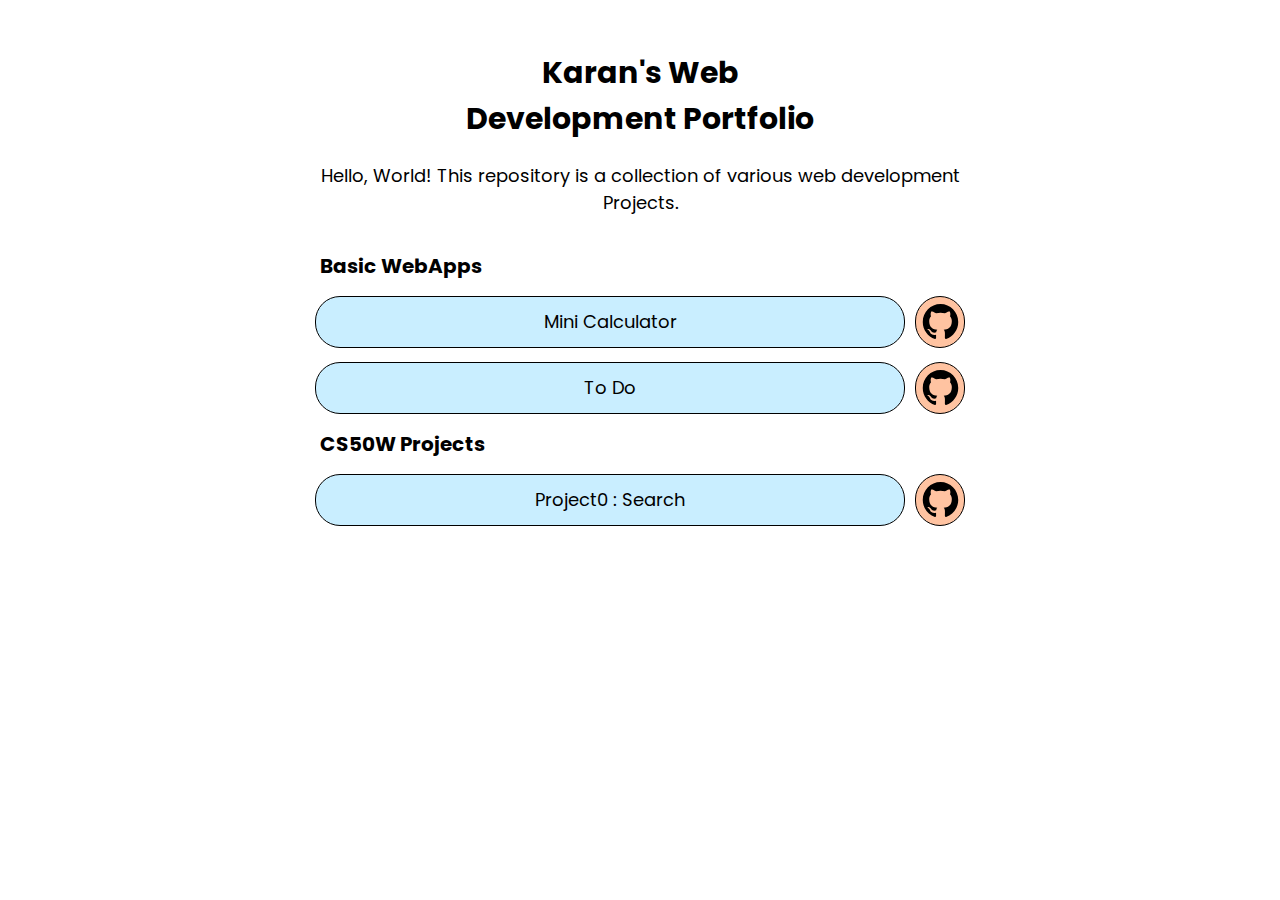
<file: index.html>
<!DOCTYPE html>
<html>
    <head>
        <title>Karan's WebD Portfolio</title>
        <meta name="viewport" content="width=device-width, initial-scale=1.0">
        <link href="https://fonts.googleapis.com/css2?family=Poppins" rel="stylesheet"/>
        <style>

            @media (min-width: 701px) {
                body {
                    width: 650px;
                }
            }
            @media (max-width: 700px) {
                body {
                    padding-left: 25px;
                    padding-right: 25px;
                }
            }

            body {
                text-align: center;
                font-family: "Poppins", sans-serif;
                margin: 0 auto;
            }

            #head {
                margin-top: 50px;
                margin-bottom: 35px;
            }

            #head > h1 {
                font-size: 30px;
            }


            #head > p {
                font-size: 18px;
            }

            .containerHead {
                text-align: left;
                margin: 15px 5px;
                font-size: 20px;
                font-weight: bold;
            }

            .container {
                display: grid;
                
                grid-column-gap: 10px;
                grid-row-gap: 14px;
                grid-template-columns: auto 50px;
                
            }

            .container > a {
                text-decoration: none;
            }

            .Project {
                border: 1px solid black;
                height: 50px;
                border-radius: 25px;

                font-size: 18px;
                line-height: 50px;
                
                background-color: #C9EEFF;

                color: black;
            }
            .Project:hover {
                background-color: #97DEFF;
            }
            .GitHub-Link {
                border: 1px solid black;
                height: 50px;
                border-radius: 25px;
                background-color: #FFC3A1;
            }
            .GitHub-Link:hover {
                background-color: #F0997D;
            }

        </style>
    </head>
    <body>

        <div id="head">
            <h1>
                Karan's Web <br> 
                Development Portfolio
            </h1>
            <p>
                Hello, World! This repository is a collection of various
                web development Projects.
            </p>
        </div>

        <div class="containerHead">
            Basic WebApps 
        </div>

        <div class="container">

            <a href="MiniCalc/index.html">
                <div class="Project">
                    Mini Calculator
                </div>
            </a>
            <a href="https://github.com/thekarananand/WebD_Portfolio/tree/main/MiniCalc">
                <div class="GitHub-Link">
                    <img src="github-mark.svg" alt="Github" width="49px"> 
                </div>
            </a>

            <a href="ToDo/index.html">
                <div class="Project">
                    To Do
                </div>
            </a>
            <a href="https://github.com/thekarananand/WebD_Portfolio/tree/main/ToDo">
                <div class="GitHub-Link">
                    <img src="github-mark.svg" alt="Github" width="49px"> 
                </div>
            </a>

        </div>

        <div class="containerHead">
            CS50W Projects
        </div>

        <div class="container">

            <a href="https://thekarananand.github.io/cs50_web_2020/Project0_search/">
                <div class="Project">
                    Project0 : Search
                </div>
            </a>
            <a href="https://github.com/thekarananand/cs50_web_2020/tree/main/Project0_search">
                <div class="GitHub-Link">
                    <img src="github-mark.svg" alt="Github" width="49px"> 
                </div>
            </a>


        </div>
        
    </body>
</html>
</file>
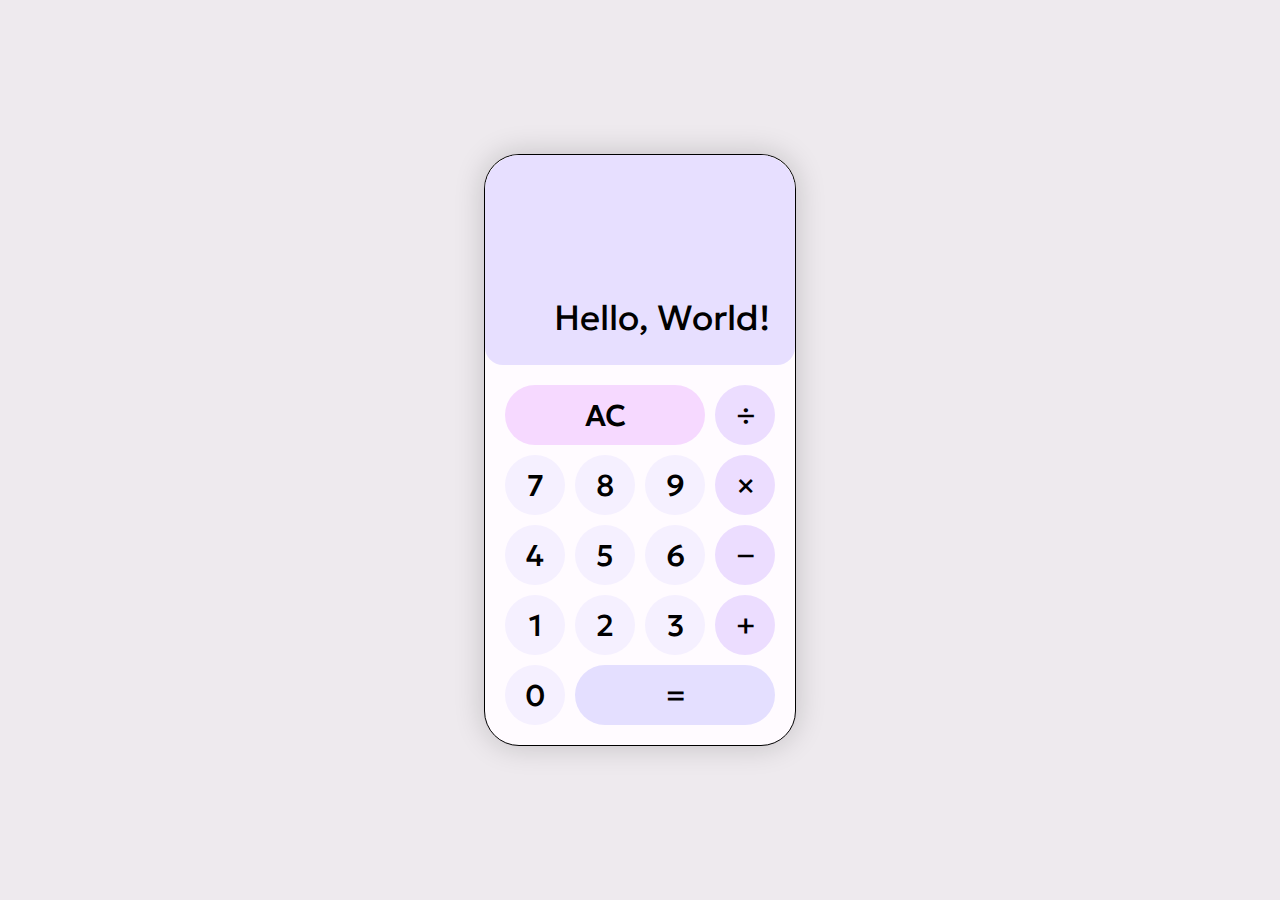
<file: MiniCalc/index.html>
<!DOCTYPE html>
<html lang="en">
    <head>
        <meta charset="UTF-8">
        <meta http-equiv="X-UA-Compatible" content="IE=edge">
        <meta name="viewport" content="width=device-width, initial-scale=1.0">
        <title>Calculator</title>

        <link rel="preconnect" href="https://fonts.googleapis.com">
        <link rel="preconnect" href="https://fonts.gstatic.com" crossorigin>
        <link
            href="https://fonts.googleapis.com/css2?family=Geologica:wght@400;500&display=swap"
            rel="stylesheet">

        <link rel="stylesheet" href="index.css">
        
    </head>
    <body>

        <div id="everything">


            <div id="display-holder">
                <p id="display">Hello, World!</p>
            </div>

            <div id="allRows">
                <div class="Row">
                    <button id="AC" onclick="AC()">AC</button>
                    <button class="SIGN" onclick="div()">÷</button>
                </div>

                <div class="Row">
                    <button onclick="num(7)">7</button>
                    <button onclick="num(8)">8</button>
                    <button onclick="num(9)">9</button>
                    <button class="SIGN" onclick="mul()">×</button>
                </div>

                <div class="Row">
                    <button onclick="num(4)">4</button>
                    <button onclick="num(5)">5</button>
                    <button onclick="num(6)">6</button>
                    <button class="SIGN" onclick="sub()">−</button>
                </div>

                <div class="Row">
                    <button onclick="num(1)">1</button>
                    <button onclick="num(2)">2</button>
                    <button onclick="num(3)">3</button>
                    <button class="SIGN" onclick="add()">+</button>
                </div>

                <div class="Row">
                    <button onclick="num(0)">0</button>
                    <button id="EQUAL" onclick="equalKey()">=</button>
                </div>
            </div>
        </div>

        <script src="index.js"></script>


    </body>
</html>
</file>
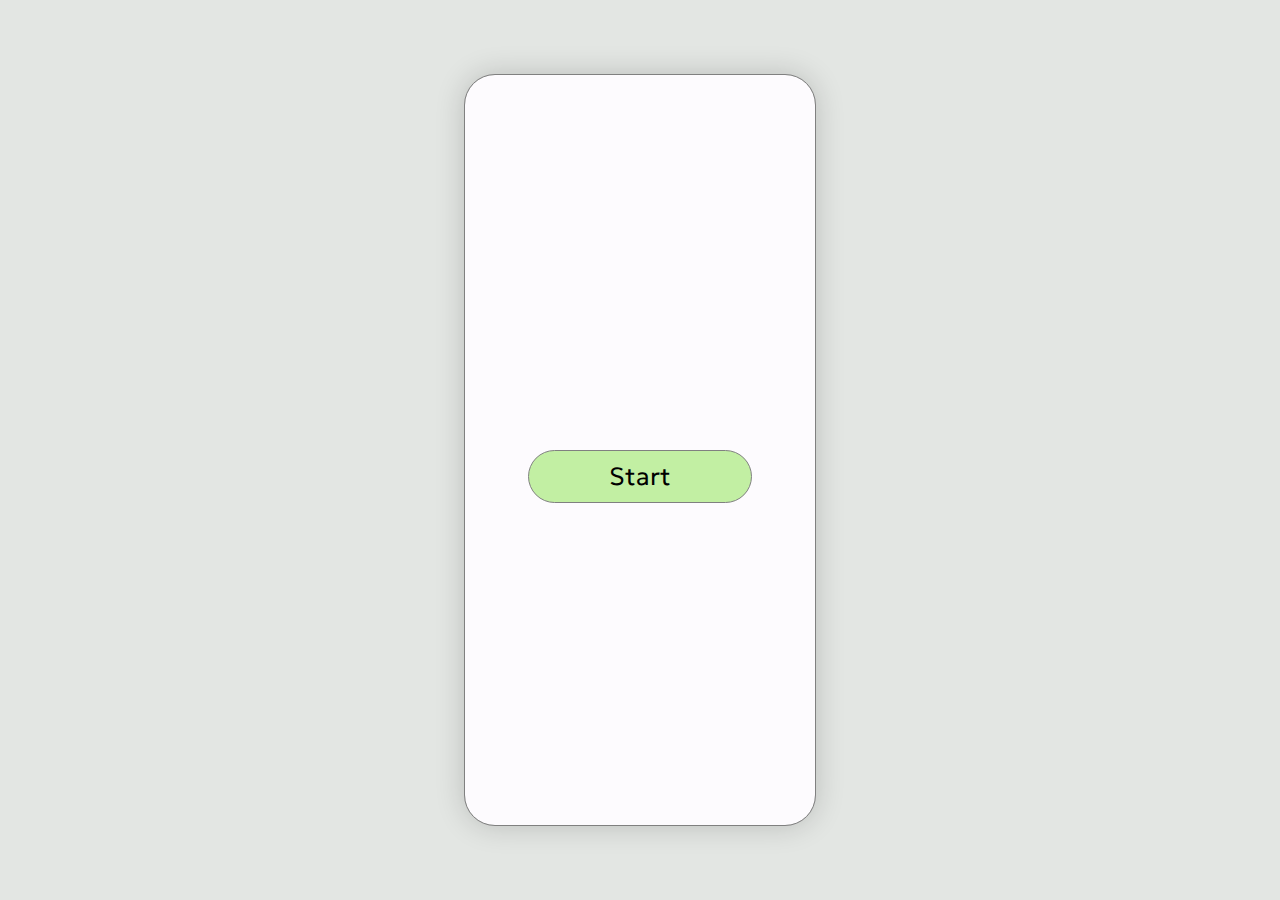
<file: ToDo/index.html>
<!DOCTYPE html>
<html lang="en">
    <head>
        <meta charset="UTF-8">
        <meta http-equiv="X-UA-Compatible" content="IE=edge">
        <meta name="viewport" content="width=device-width, initial-scale=1.0">
        <title>To Do</title>
        <link rel="stylesheet" href="index.css">
        <link rel="preconnect" href="https://fonts.googleapis.com">
        <link rel="preconnect" href="https://fonts.gstatic.com" crossorigin>
        <link
            href="https://fonts.googleapis.com/css2?family=Geologica:wght@300;500&display=swap"
            rel="stylesheet">
    </head>
    <body>
        <div id="container">
            <button id="start">Start</button>
        </div>

        <script src="index.js"></script>

    </body>
</html>
</file>
<file: MiniCalc/index.css>
* {
    font-family: 'Geologica', sans-serif;
    padding: 0px;
    margin: 0px;
}

button {
    font-weight: 500;
    font-size: 30px;
    border: none;
    border-radius: 30px;
    width: 60px;
    height: 60px;
    padding: 0px;
    background-color: #F5F0FF;
}

button:active {
    border-radius: 15px;
    background-color: #C2BDCA;
    transition: 20ms;
}

#AC {
    background-color: #F6D9FF;
    width: 200px;
}

#AC:active {
    background-color: #C2ABCA;
}

#EQUAL {
    background-color: #E4DFFF;
    width: 200px;
}

#EQUAL:active {
    background-color: #B4B0CB;
}

.SIGN {
    background-color: #ECDDFF ;
}

.SIGN:active {
    background-color: #B9AECB ;
}

.Row{
    width: fit-content;
    display: flex;
    gap: 10px;
}

#allRows{
    width: fit-content;
    display: grid;
    gap: 10px;
    margin: 20px;
}

#display{
    font-size: 35px;
    font-weight: 400;
    text-align: right;
    text-align: right;
    margin: 20px;
}

#display-holder{
    display: flex;
    align-items: end;
    justify-content: end;
    background-color: #E7DFFF;
    overflow: hidden;
    height: 200px;
    padding: 5px ;
    border-top-left-radius: 35px;
    border-top-right-radius: 35px;
    border-bottom-left-radius: 18px;
    border-bottom-right-radius: 18px;
}

body {
    height: 100vh;
    width: 100%;
    display: flex;
    align-items: center;
    justify-content: center;
    background: #EEEAEE;
}

#everything{

    width: 310px;
    border-radius: 35px;
    background: #FFFBFF;
    box-shadow: 0px 0px 30px #00000030 ;
    border: 1px solid black;
}
</file>
<file: ToDo/index.css>
* {
    font-family: 'Geologica', sans-serif;
    font-weight: 300;
    font-size: 25px;
    margin: 0px;
    padding: 0px;
}


body {
    width: 100%;
    height: 100vh;
    display: flex;
    align-items: center;
    justify-content: center;
    background-color: #E3E6E3;
}

#container {
    height: 750px;
    width: 350px;
    outline: 1px solid grey;
    border-radius: 30px;
    background-color: #FDFBFE;
    display: grid;
    grid-template-rows: 100px auto 60px;
    justify-items: center;
    box-shadow: 0px 0px 30px #00000030 ;
}

#start {
    position: fixed;
    top: 50vh;
    background-color: #C2EFA3;
    padding: 10px 80px;
    border-radius: 100vh;
    border: 1px solid grey;

}

h1 {
    line-height: 80px;
    margin-top: 25px;
    width: 320px;
    font-size: 30px;
    font-weight: 500;
}

#TaskBox,
#ListBox {
    border-radius: 20px;
    width: 330px;
    margin: 5px 10px;
}

#ListBox {
    height: 580px;
    overflow-x: auto;
}

#ListBox::-webkit-scrollbar {
    width: 0;
}

#ListBox > .ListItem {
    display: flex;
    margin-bottom: 4px;
    align-items: center;
    background-color: #BDE7BD;
    border-radius: 8px;
    height: 60px;
}

#ListBox > .ListItem > button{
    border-radius: 100vh;
    height: 22px;
    width: 22px;
    line-height: 23px;
    border: none;
    margin: 15px;
    color: white;
    background-color: #F97C7C;
    outline: 1px solid #FDFBFE;
    
}

#TaskBox{
    outline: 1px solid grey;
    margin-bottom: 10px;
    background-color: #F3F3F3;
}

#TaskBox > form {
    display: grid;
    grid-template-columns: 250px 80px ;
}


#TaskBox > #newTaskBtn,
#TaskBox > form > #submit{
    border: none;
    border-radius: 15px;
    height: 35px;
    margin: 5px;
}

#TaskBox > #newTaskBtn {
    border: none;
    border-radius: 15px;
    height: 35px;

    width: 320px;
    background-color: #F3F3F3;
}

#TaskBox > form > #newTaskInput,
#TaskBox > form > #newTaskInput:focus{
    margin-left: 12px;
    border: 0px;
    outline: none;
    background-color: #F3F3F3;
}

#TaskBox > form > #submit {
    background-color: #C2EFA3;
    outline: 1px solid gray;
}
</file>
